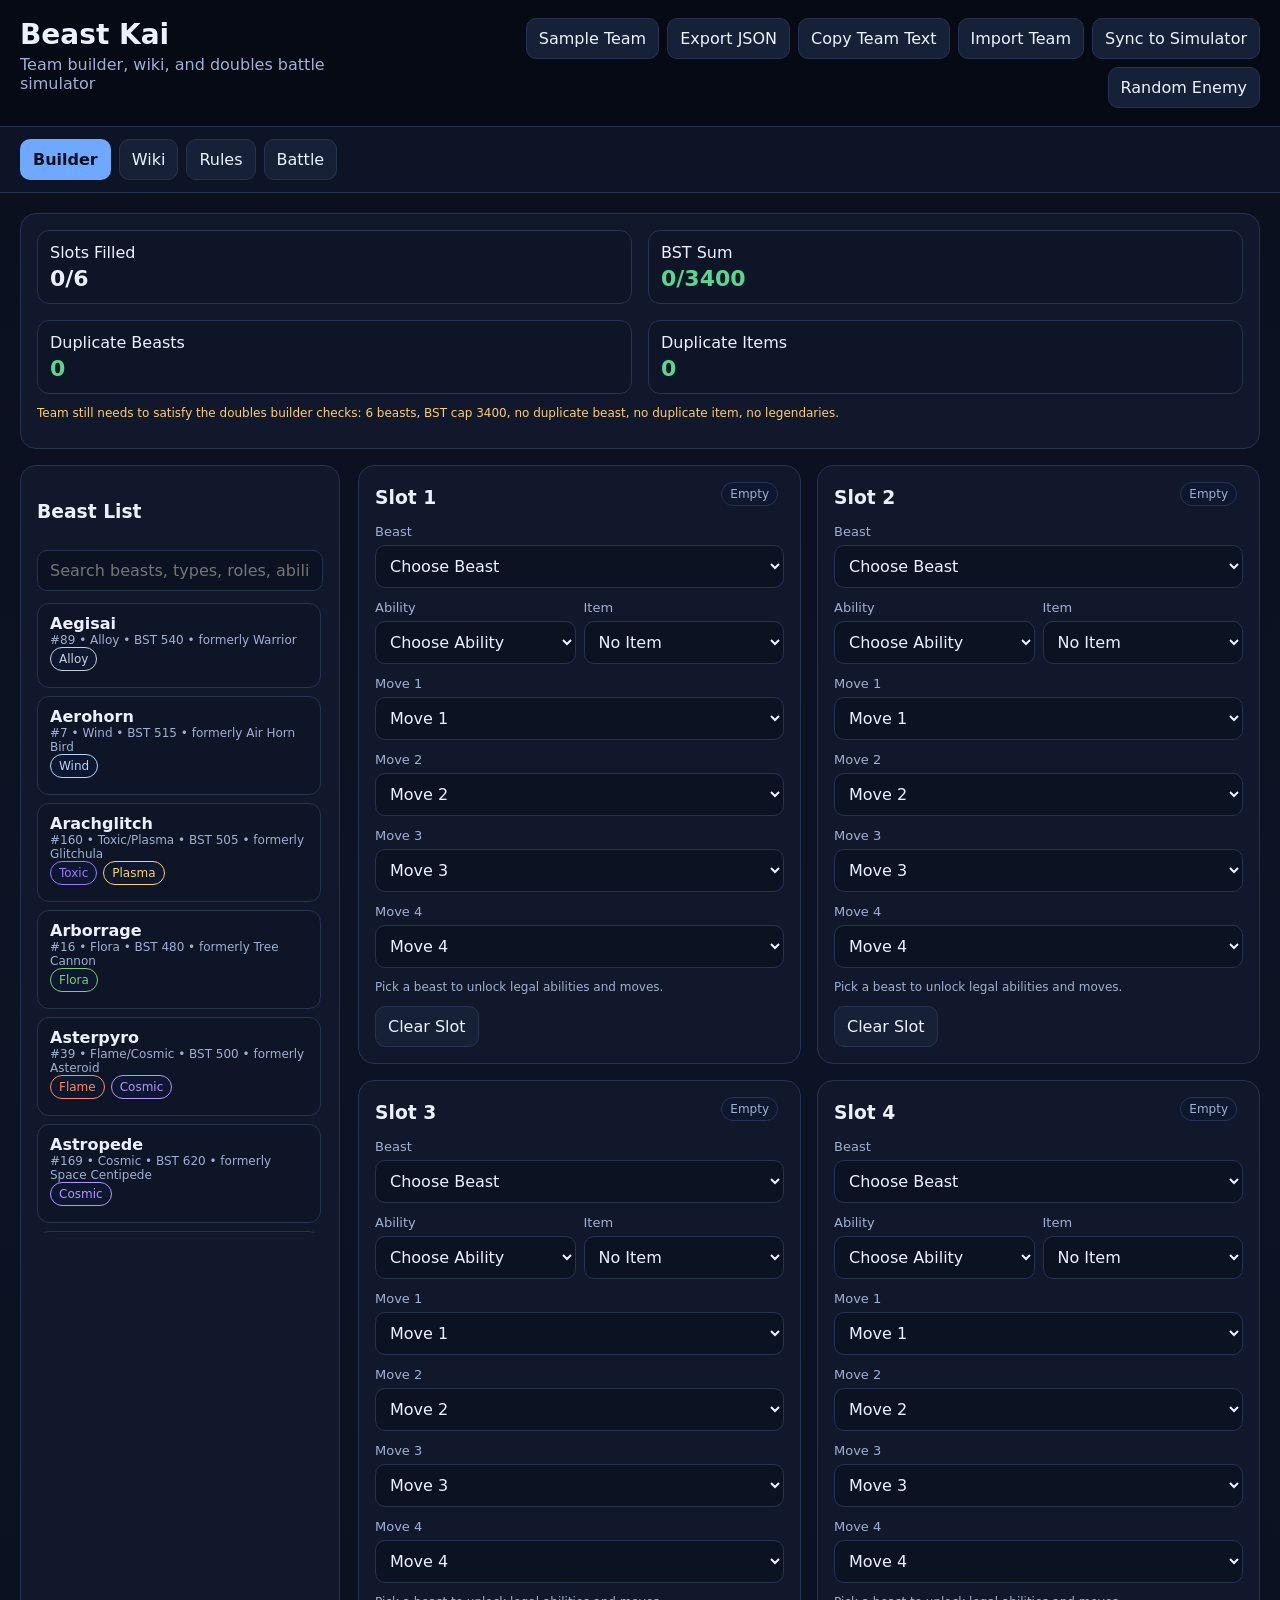
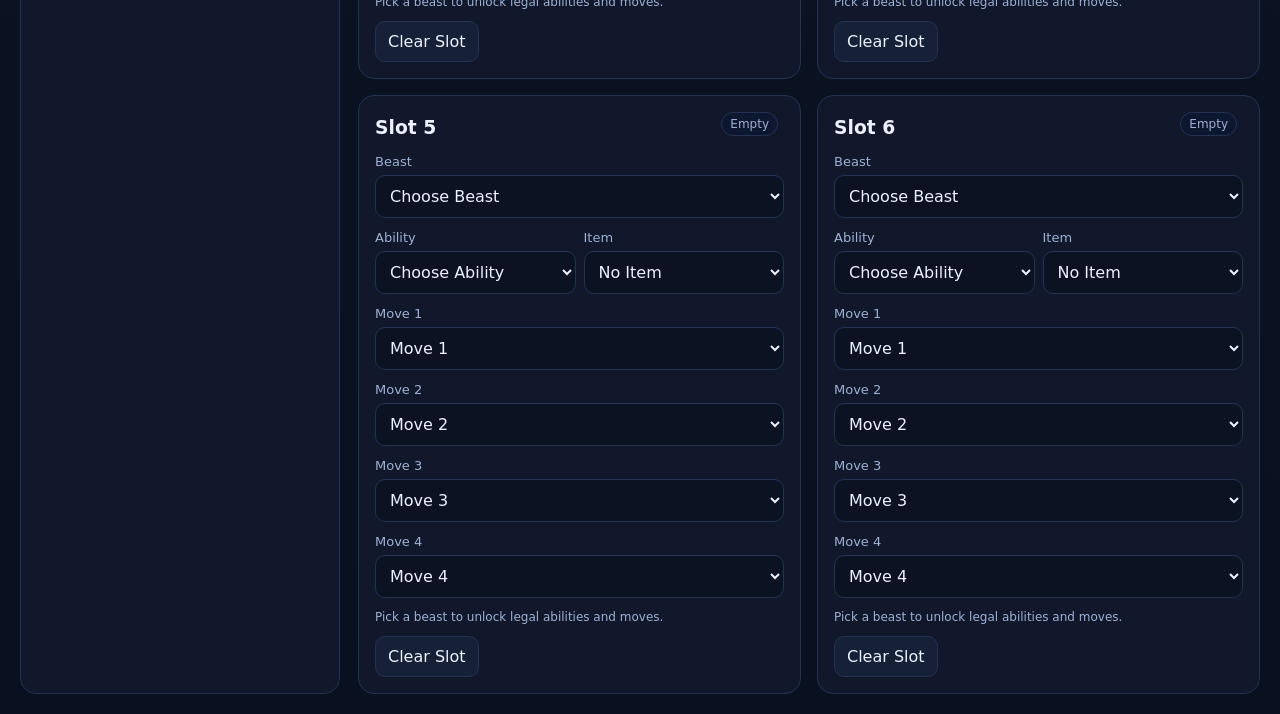
<file: index.html>
<!DOCTYPE html>
<html lang="en">
<head>
<meta charset="UTF-8">
<meta name="viewport" content="width=device-width, initial-scale=1.0">
<title>Beast Kai</title>
<link rel="stylesheet" href="styles.css">
</head>
<body>

<header class="topbar">
  <div>
    <h1>Beast Kai</h1>
    <p class="subtitle">Team builder, wiki, and doubles battle simulator</p>
  </div>
  <div class="topbar-actions">
    <button id="sampleTeamBtn" type="button">Sample Team</button>
    <button id="exportTeamBtn" type="button">Export JSON</button>
    <button id="copyTeamBtn" type="button">Copy Team Text</button>
    <button id="importTeamBtn" type="button">Import Team</button>
    <button id="syncSimBtn" type="button">Sync to Simulator</button>
    <button id="randomEnemyBtn" type="button">Random Enemy</button>
  </div>
</header>

<nav class="tabs">
  <button class="tab active" data-tab="builder" type="button">Builder</button>
  <button class="tab" data-tab="wiki" type="button">Wiki</button>
  <button class="tab" data-tab="rules" type="button">Rules</button>
  <button class="tab" data-tab="simulator" type="button">Battle</button>
</nav>

<main>
  <section id="builder" class="panel active">
    <div class="summary" id="teamSummary"></div>

    <div class="builder-layout">
      <aside class="sidebar">
        <h3>Beast List</h3>
        <input id="builderSearch" class="search" type="text" placeholder="Search beasts, types, roles, abilities...">
        <div id="builderBeastList" class="list"></div>
      </aside>

      <div>
        <div id="teamSlots" class="cards two-col"></div>
      </div>
    </div>
  </section>

  <section id="wiki" class="panel">
    <div class="wiki-layout">
      <aside class="sidebar">
        <h3>Wiki Search</h3>
        <div class="segmented">
          <button class="segment active" data-kind="all" type="button">All</button>
          <button class="segment" data-kind="beast" type="button">Beasts</button>
          <button class="segment" data-kind="move" type="button">Moves</button>
          <button class="segment" data-kind="ability" type="button">Abilities</button>
          <button class="segment" data-kind="item" type="button">Items</button>
        </div>
        <input id="wikiSearch" class="search" type="text" placeholder="Search wiki...">
        <div id="wikiResults" class="list"></div>
      </aside>

      <article id="wikiDetail" class="detail-card">
        <h2>Beast Kai Wiki</h2>
        <p>Select an entry from the left.</p>
      </article>
    </div>
  </section>

  <section id="rules" class="panel">
    <div class="cards">
      <div class="detail-card">
        <h2>Battle Rules</h2>
        <div id="rulesList" class="list"></div>
      </div>

      <div class="detail-card">
        <h2>Status & Terrain</h2>
        <div id="statusTerrainList"></div>
      </div>

      <div class="detail-card">
        <h2>Type Chart</h2>
        <div class="table-wrap">
          <table id="typeChartTable"></table>
        </div>
      </div>
    </div>
  </section>

  <section id="simulator" class="panel">
    <div class="sim-grid">
      <div class="detail-card">
        <h2>Your Battle Selection</h2>
        <p class="small">Choose exactly 4 beasts and exactly 2 leads.</p>
        <div id="playerBattlePicker" class="list"></div>
      </div>

      <div class="detail-card">
        <h2>Enemy Team</h2>
        <div id="enemyBattlePicker" class="list"></div>
      </div>
    </div>

    <div class="sim-toolbar">
      <button id="startBattleBtn" type="button">Start Battle</button>
    </div>

    <div id="battleBoard" class="battle-board hidden">
      <div class="arena">
        <div class="side">
          <h3>Enemy Side</h3>
          <div id="enemyActive" class="active-row"></div>
          <div id="enemyBench" class="bench-row"></div>
        </div>

        <div class="side">
          <h3>Your Side</h3>
          <div id="playerActive" class="active-row"></div>
          <div id="playerBench" class="bench-row"></div>
        </div>
      </div>

      <div id="battleActions" class="detail-card"></div>

      <div class="detail-card">
        <h3>Battle Log</h3>
        <div id="battleLog" class="battle-log"></div>
      </div>
    </div>
  </section>
</main>

<template id="teamSlotTemplate">
  <div class="detail-card">
    <div class="slot-head"></div>
    <div class="slot-body"></div>
  </div>
</template>

<script src="data_bundle.js"></script>
<script src="app.js"></script>
</body>
</html>
</file>
<file: styles.css>
:root{
  --bg:#0b1020;--panel:#11182b;--panel2:#162036;--text:#ebf1ff;--muted:#9fb0d2;--line:#253251;
  --accent:#6ea8ff;--good:#59d68f;--warn:#ffce6b;--bad:#ff7b7b;
}
*{box-sizing:border-box} body{margin:0;font-family:Inter,system-ui,Arial,sans-serif;background:linear-gradient(180deg,#0a0f1d,#0c1324 40%,#091120);color:var(--text)}
button,input,select,textarea{font:inherit}
.topbar{display:flex;justify-content:space-between;gap:16px;align-items:flex-start;padding:18px 20px;border-bottom:1px solid var(--line);background:rgba(6,10,20,.92);position:sticky;top:0;z-index:5;backdrop-filter:blur(10px)}
h1{margin:0 0 4px;font-size:28px}.subtitle{margin:0;color:var(--muted)}
.topbar-actions{display:flex;gap:8px;flex-wrap:wrap;justify-content:flex-end}
button,.segment{background:var(--panel2);color:var(--text);border:1px solid var(--line);border-radius:10px;padding:10px 12px;cursor:pointer}
button:hover,.segment:hover{border-color:var(--accent)}
.tabs{display:flex;gap:8px;padding:12px 20px;border-bottom:1px solid var(--line);background:#0d1426;position:sticky;top:84px;z-index:4}
.tab.active,.segment.active{background:var(--accent);color:#071121;border-color:transparent;font-weight:700}
main{padding:20px}.panel{display:none}.panel.active{display:block}
.builder-layout,.wiki-layout{display:grid;grid-template-columns:320px 1fr;gap:18px}.sidebar,.detail-card,.summary{background:var(--panel);border:1px solid var(--line);border-radius:16px;padding:16px}.search{width:100%;padding:10px 12px;border-radius:10px;border:1px solid var(--line);background:#0b1222;color:var(--text);margin:10px 0 12px}
.list{display:flex;flex-direction:column;gap:8px;max-height:70vh;overflow:auto;padding-right:2px}.list-item{padding:10px 12px;border:1px solid var(--line);border-radius:12px;background:#0d1527;cursor:pointer}.list-item:hover{border-color:var(--accent)}
.cards{display:grid;gap:16px}.two-col{grid-template-columns:repeat(2,minmax(0,1fr))}.slot-head{display:flex;justify-content:space-between;gap:12px;align-items:center;margin-bottom:12px}.slot-head h3{margin:0}.pill{display:inline-flex;align-items:center;padding:4px 8px;border-radius:999px;background:#0e1730;border:1px solid var(--line);font-size:12px;color:var(--muted);margin-right:6px;margin-bottom:6px}
.summary{margin-bottom:16px}.summary-grid,.sim-grid{display:grid;grid-template-columns:repeat(2,minmax(0,1fr));gap:16px}.metric{padding:12px;border-radius:12px;background:#0d1527;border:1px solid var(--line)}.metric strong{display:block;font-size:22px;margin-top:4px}
.field{margin-bottom:12px}.field label{display:block;font-size:13px;color:var(--muted);margin-bottom:6px}.field select,.field input,.field textarea{width:100%;padding:10px;border-radius:10px;background:#0b1222;color:var(--text);border:1px solid var(--line)}
.small{font-size:12px;color:var(--muted)} .ok{color:var(--good)} .warn{color:var(--warn)} .bad{color:var(--bad)}
.stat-grid{display:grid;grid-template-columns:repeat(4,minmax(0,1fr));gap:8px}.stat{padding:8px;border:1px solid var(--line);border-radius:10px;background:#0d1527;text-align:center}.stat b{display:block;font-size:12px;color:var(--muted)}
.detail-card h2,.detail-card h3{margin-top:0}.segmented{display:flex;gap:8px;flex-wrap:wrap;margin-bottom:10px}.wiki-layout .detail-card{min-height:70vh}
.table-wrap{overflow:auto} table{width:100%;border-collapse:collapse} th,td{padding:8px 10px;border-bottom:1px solid var(--line);text-align:center} th:first-child,td:first-child{text-align:left;position:sticky;left:0;background:var(--panel)}
.sim-toolbar{display:flex;gap:8px;flex-wrap:wrap;margin-bottom:16px}.battle-board{margin-top:16px}.hidden{display:none}
.arena{display:grid;grid-template-columns:1fr 1fr;gap:16px;margin-bottom:16px}.side{background:var(--panel);border:1px solid var(--line);border-radius:16px;padding:16px}.active-row,.bench-row{display:grid;grid-template-columns:repeat(2,minmax(0,1fr));gap:12px}.bench-row{margin-top:12px}
.combatant{padding:12px;border:1px solid var(--line);border-radius:14px;background:#0d1527}.combatant.fainted{opacity:.55}.hpbar{height:10px;border-radius:99px;background:#253251;overflow:hidden;margin:8px 0}.hpbar > span{display:block;height:100%;background:linear-gradient(90deg,#68eaa2,#f4d35e,#ff7070)}
.battle-log{max-height:420px;overflow:auto;display:flex;flex-direction:column;gap:8px}.log-entry{padding:8px 10px;background:#0d1527;border-radius:10px;border:1px solid var(--line)}
.action-box{padding:12px;border:1px solid var(--line);border-radius:12px;background:#0d1527;margin-bottom:12px}
.inline-grid{display:grid;grid-template-columns:1fr 1fr;gap:8px}
@media (max-width: 1080px){.builder-layout,.wiki-layout,.arena,.summary-grid,.sim-grid,.two-col{grid-template-columns:1fr}.tabs{top:118px}}
</file>
